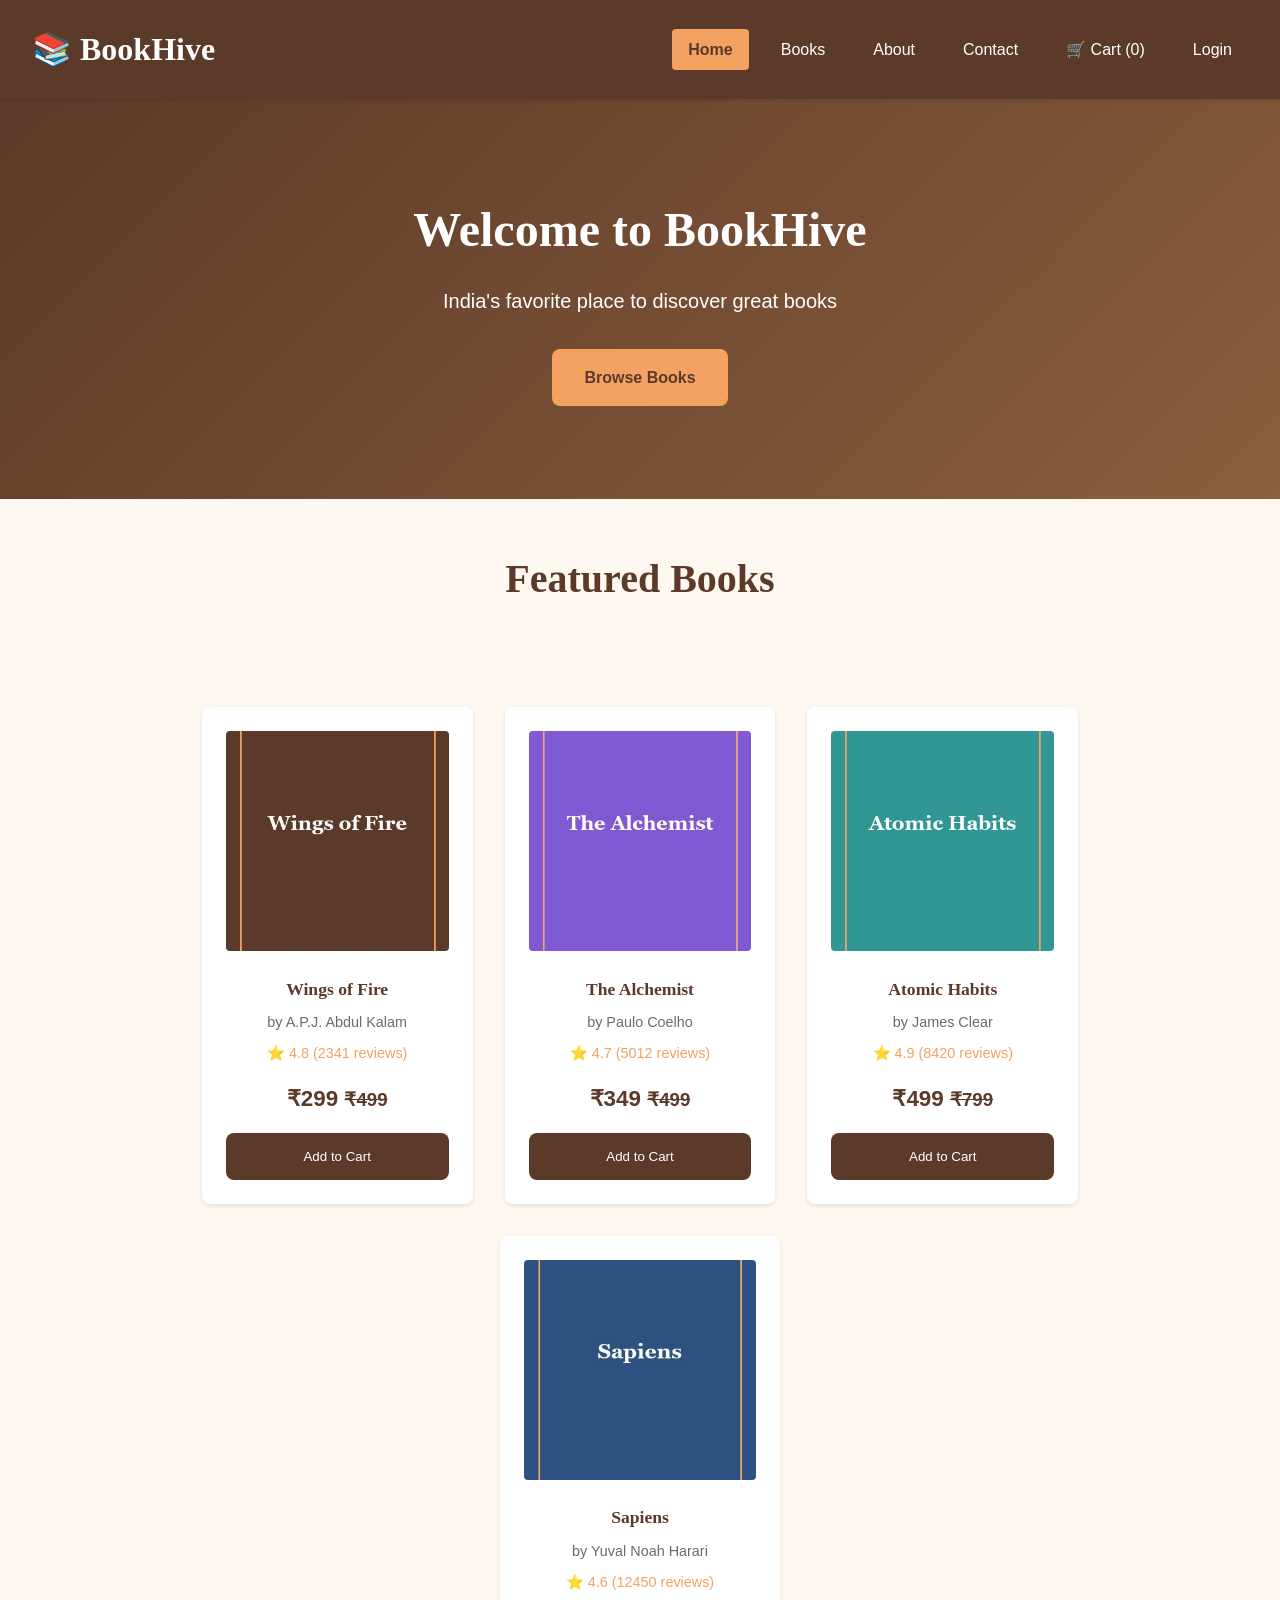
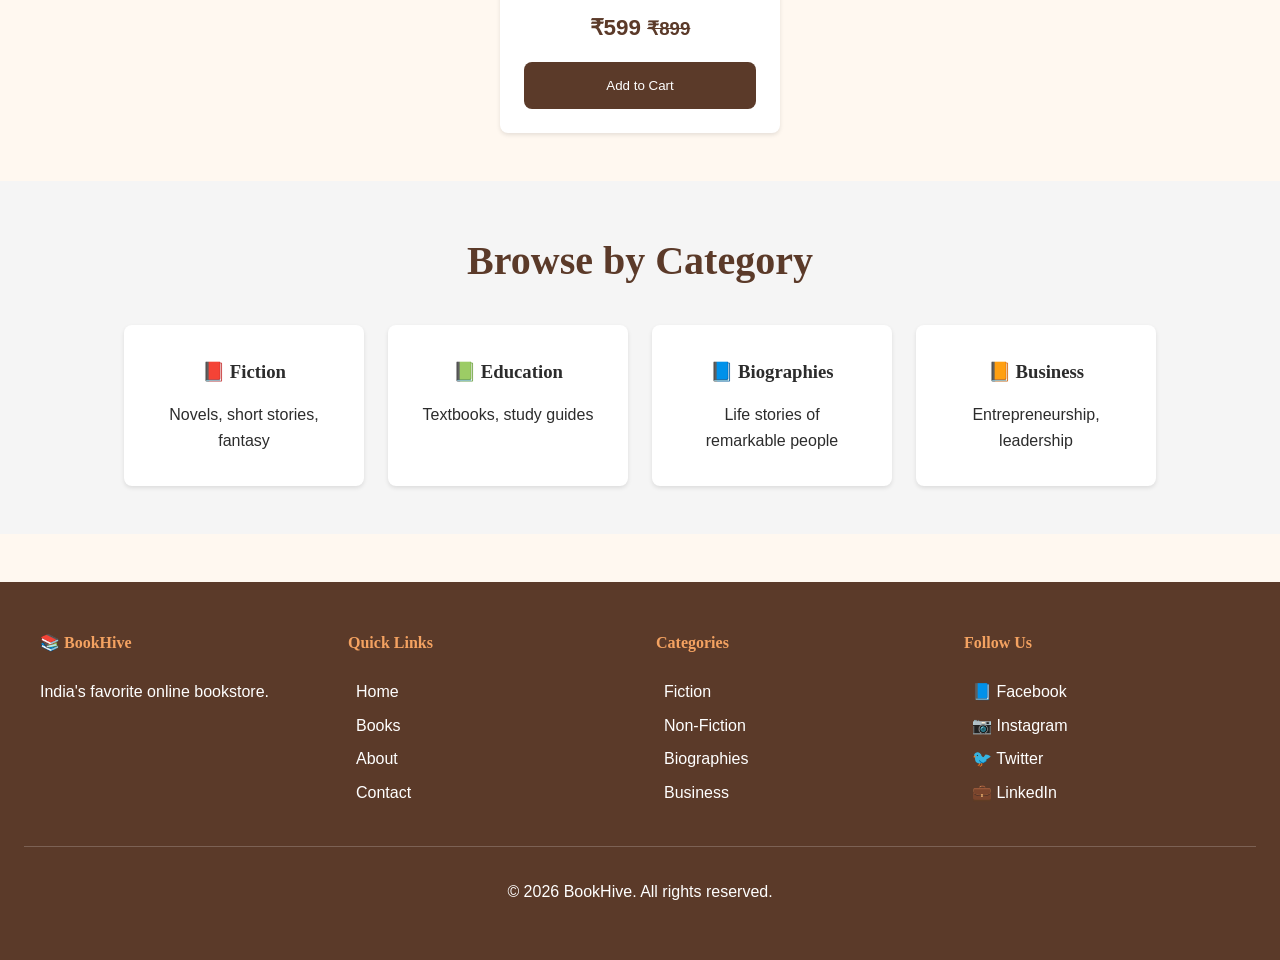
<file: index.html>
<!DOCTYPE html>
<html lang="en">
<head>
    <meta charset="UTF-8">
    <meta name="viewport" content="width=device-width, initial-scale=1.0">
 
    <!-- SEO meta tags -->
    <title>BookHive - India's Favorite Online Bookstore</title>
    <meta name="description" content="Buy books online at BookHive. Indian authors, bestsellers, fiction, education books. Free delivery across India.">
    <meta name="keywords" content="books, online bookstore, indian authors, buy books online">
 
    <!-- Open Graph for social media -->
    <meta property="og:title" content="BookHive - Online Bookstore">
    <meta property="og:description" content="India's favorite place to buy books online">
    <meta property="og:image" content="images/og-banner.jpg">
 
    <!-- Favicon -->
    <link rel="icon" href="images/favicon.ico">
    <link rel="stylesheet" href="css/style.css">
    <link rel="stylesheet" href="css/books.css">
    <link rel="stylesheet" href="css/responsive.css">
</head>
<body>
  
    <!-- HEADER WITH NAVIGATION -->
    <header>
        <h1>📚 BookHive</h1>
 
        <nav>
            <a href="index.html">Home</a>
            <a href="books.html">Books</a>
            <a href="about.html">About</a>
            <a href="contact.html">Contact</a>
            <a href="cart.html" id="cart-link">🛒 Cart (<span id="cart-count">0</span>)</a>
            <a href="login.html">Login</a>
        </nav>
    </header>
 
    <!-- MAIN CONTENT -->
    <main>
 
        <!-- HERO SECTION -->
        <section class="hero">
            <h2>Welcome to BookHive</h2>
            <p>India's favorite place to discover great books</p>
            <a href="books.html" class="btn">Browse Books</a>
        </section>
 
        <!-- FEATURED BOOKS SECTION -->
        <section class="featured">
            <h2>Featured Books</h2>
            <div class="book-grid">
                <article class="book-card">
                    <img src="images/books/wings-of-fire.jpg" alt="Wings of Fire">
                    <h3>Wings of Fire</h3>
                    <p class="author">A.P.J. Abdul Kalam</p>
                    <p class="price">₹299</p>
                    <button>Add to Cart</button>
                </article>
                <article class="book-card">
                    <img src="images/books/the-alchemist.jpg" alt="The Alchemist book cover">
                    <h3>The Alchemist</h3>
                    <p>by Paulo Coelho</p>
                    <p class="price">₹349</p>
                    <button>Add to Cart</button>
                </article>
 
                <article class="book-card">
                    <img src="images/books/atomic-habits.jpg" alt="Atomic Habits book cover">
                    <h3>Atomic Habits</h3>
                    <p>by James Clear</p>
                    <p class="price">₹499</p>
                    <button>Add to Cart</button>
                </article>
    
                <article class="book-card">
                    <img src="images/books/sapiens.jpg" alt="Sapiens book cover">
                    <h3>Sapiens</h3>
                    <p>by Yuval Noah Harari</p>
                    <p class="price">₹599</p>
                    <button>Add to Cart</button>
                </article>

            </div>
        </section>

        <!-- CATEGORIES SECTION -->
        <section class="categories">
            <h2>Browse by Category</h2>
            <div class="category-list-container">
                <div class="category">
                    <h3>📕 Fiction</h3>
                    <p>Novels, short stories, fantasy</p>
                </div>
    
                <div class="category">
                    <h3>📗 Education</h3>
                    <p>Textbooks, study guides</p>
                </div>
    
                <div class="category">
                    <h3>📘 Biographies</h3>
                    <p>Life stories of remarkable people</p>
                </div>
    
                <div class="category">
                    <h3>📙 Business</h3>
                    <p>Entrepreneurship, leadership</p>
                </div>
            </div>
        </section>
 
    </main>
 
    <!-- FOOTER -->
    <footer>
    <div class="footer-content">
 
        <div class="footer-column">
            <h4>📚 BookHive</h4>
            <p>India's favorite online bookstore.</p>
        </div>
 
        <div class="footer-column">
            <h4>Quick Links</h4>
            <ul>
                <li><a href="index.html">Home</a></li>
                <li><a href="books.html">Books</a></li>
                <li><a href="about.html">About</a></li>
                <li><a href="contact.html">Contact</a></li>
            </ul>
        </div>
 
        <div class="footer-column">
            <h4>Categories</h4>
            <ul>
                <li><a href="#">Fiction</a></li>
                <li><a href="#">Non-Fiction</a></li>
                <li><a href="#">Biographies</a></li>
                <li><a href="#">Business</a></li>
            </ul>
        </div>
 
        <div class="footer-column">
            <h4>Follow Us</h4>
            <ul>
                <li><a href="#">📘 Facebook</a></li>
                <li><a href="#">📷 Instagram</a></li>
                <li><a href="#">🐦 Twitter</a></li>
                <li><a href="#">💼 LinkedIn</a></li>
            </ul>
        </div>
    </div>
    <div class="footer-bottom">
        <p>&copy; 2026 BookHive. All rights reserved.</p>
    </div>
    </footer>
    <script src="js/books.js"></script>
    <script src="js/cart.js"></script>
    <script src="js/main.js"></script>
</body>
</html>
</file>
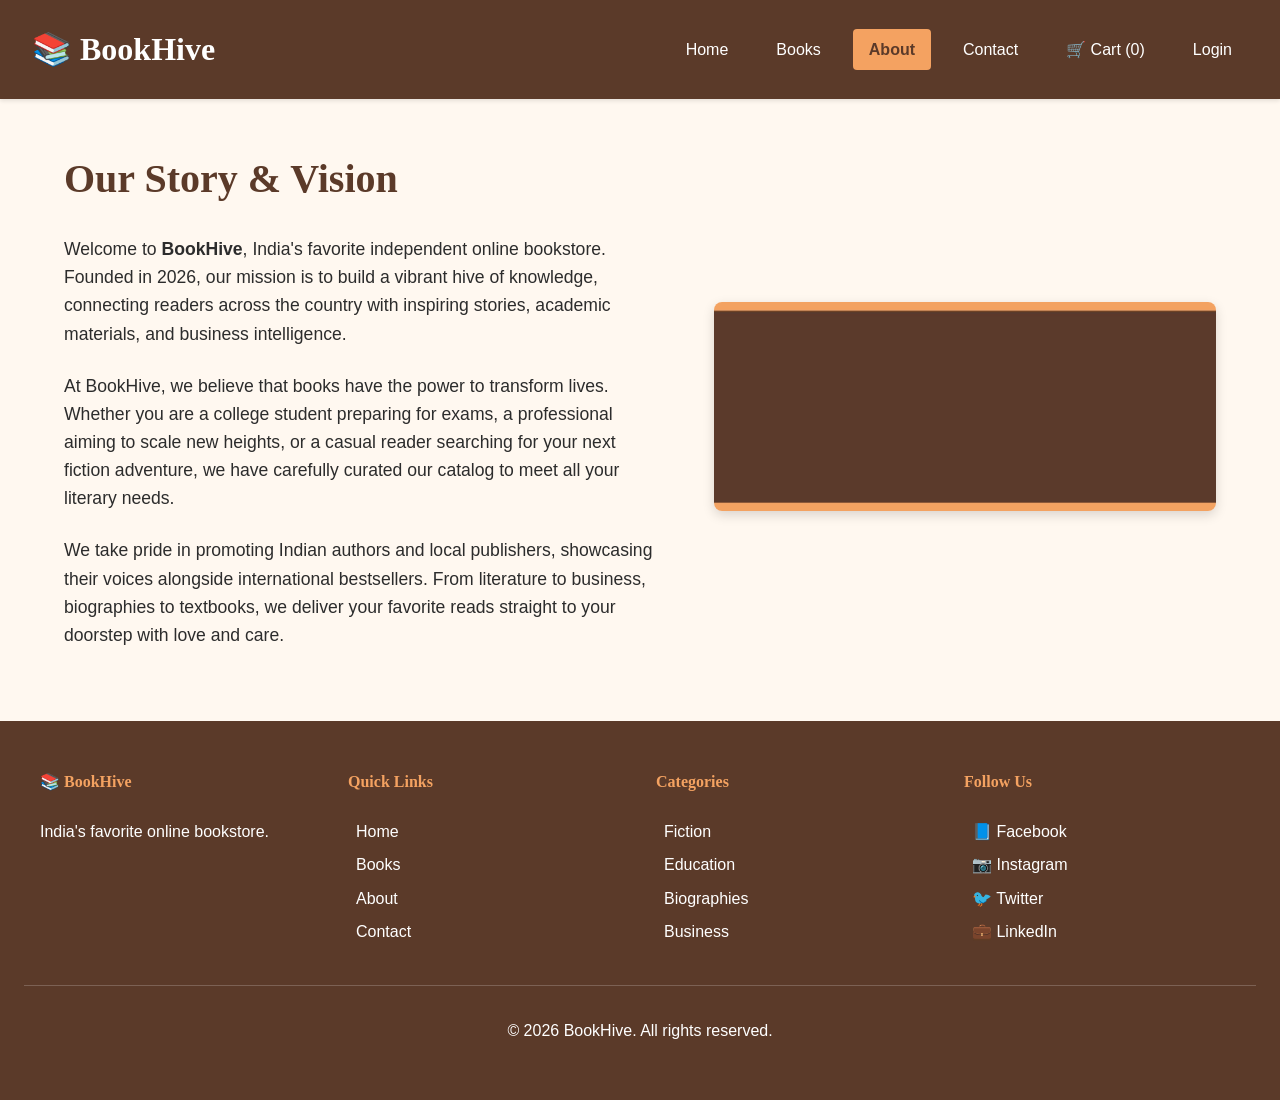
<file: about.html>
<!DOCTYPE html>
<html lang="en">
<head>
    <meta charset="UTF-8">
    <meta name="viewport" content="width=device-width, initial-scale=1.0">
    <title>About Us - BookHive</title>
    <link rel="icon" href="images/favicon.ico">
    <link rel="stylesheet" href="css/style.css">
    <link rel="stylesheet" href="css/books.css">
    <link rel="stylesheet" href="css/responsive.css">
</head>
<body>

    <header>
        <h1>📚 BookHive</h1>
        <nav>
            <a href="index.html">Home</a>
            <a href="books.html">Books</a>
            <a href="about.html">About</a>
            <a href="contact.html">Contact</a>
            <a href="cart.html">🛒 Cart (<span id="cart-count">0</span>)</a>
            <a href="login.html">Login</a>
        </nav>
    </header>

    <main>
        <section class="about-section">
            <div class="about-content">
                <div class="about-text">
                    <h2>Our Story & Vision</h2>
                    <p>Welcome to <strong>BookHive</strong>, India's favorite independent online bookstore. Founded in 2026, our mission is to build a vibrant hive of knowledge, connecting readers across the country with inspiring stories, academic materials, and business intelligence.</p>
                    <p>At BookHive, we believe that books have the power to transform lives. Whether you are a college student preparing for exams, a professional aiming to scale new heights, or a casual reader searching for your next fiction adventure, we have carefully curated our catalog to meet all your literary needs.</p>
                    <p>We take pride in promoting Indian authors and local publishers, showcasing their voices alongside international bestsellers. From literature to business, biographies to textbooks, we deliver your favorite reads straight to your doorstep with love and care.</p>
                </div>
                <div class="about-image">
                    <img src="images/hero-bg.jpg" alt="BookHive Cozy Library Store" onerror="this.src='https://images.unsplash.com/photo-1521587760476-6c12a4b040da?auto=format&fit=crop&q=80&w=800'">
                </div>
            </div>
        </section>
    </main>

    <footer>
    <div class="footer-content">
        <div class="footer-column">
            <h4>📚 BookHive</h4>
            <p>India's favorite online bookstore.</p>
        </div>

        <div class="footer-column">
            <h4>Quick Links</h4>
            <ul>
                <li><a href="index.html">Home</a></li>
                <li><a href="books.html">Books</a></li>
                <li><a href="about.html">About</a></li>
                <li><a href="contact.html">Contact</a></li>
            </ul>
        </div>

        <div class="footer-column">
            <h4>Categories</h4>
            <ul>
                <li><a href="books.html?category=fiction">Fiction</a></li>
                <li><a href="books.html?category=education">Education</a></li>
                <li><a href="books.html?category=biography">Biographies</a></li>
                <li><a href="books.html?category=business">Business</a></li>
            </ul>
        </div>

        <div class="footer-column">
            <h4>Follow Us</h4>
            <ul>
                <li><a href="#">📘 Facebook</a></li>
                <li><a href="#">📷 Instagram</a></li>
                <li><a href="#">🐦 Twitter</a></li>
                <li><a href="#">💼 LinkedIn</a></li>
            </ul>
        </div>
    </div>
    <div class="footer-bottom">
        <p>&copy; 2026 BookHive. All rights reserved.</p>
    </div>
    </footer>

    <script src="js/books.js"></script>
    <script src="js/cart.js"></script>
    <script src="js/main.js"></script>
</body>
</html>
</file>
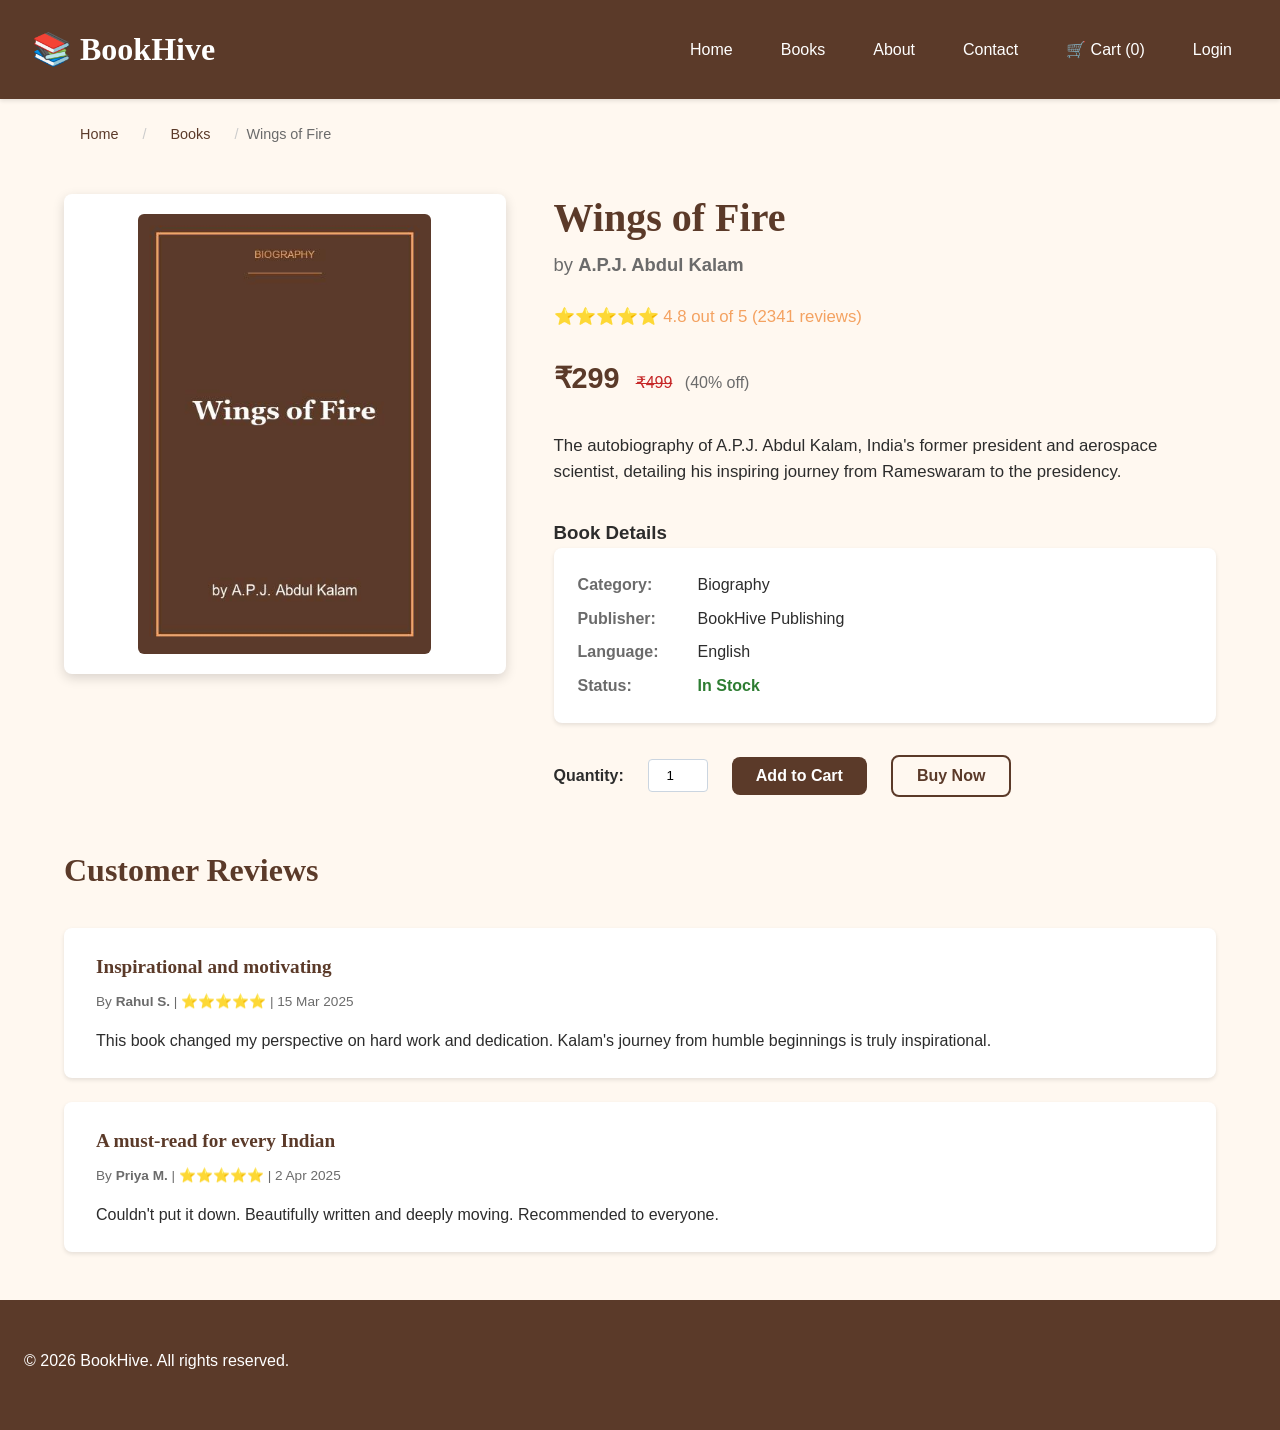
<file: book.html>
<!DOCTYPE html>
<html lang="en">
<head>
    <meta charset="UTF-8">
    <meta name="viewport" content="width=device-width, initial-scale=1.0">
    <title>Wings of Fire - BookHive</title>
        <link rel="icon" href="images/favicon.ico">
    <link rel="stylesheet" href="css/style.css">
    <link rel="stylesheet" href="css/books.css">
    <link rel="stylesheet" href="css/responsive.css">
</head>
<body>
 
    <header>
        <h1>📚 BookHive</h1>
        <nav>
            <a href="index.html">Home</a>
            <a href="books.html">Books</a>
            <a href="about.html">About</a>
            <a href="contact.html">Contact</a>
            <a href="cart.html" id="cart-link">🛒 Cart (<span id="cart-count">0</span>)</a>
            <a href="login.html">Login</a>
        </nav>
    </header>
 
    <main>
        <!-- Breadcrumb navigation using a list -->
        <nav class="breadcrumb">
            <ol>
                <li><a href="index.html">Home</a></li>
                <li><a href="books.html">Books</a></li>
                <li>Wings of Fire</li>
            </ol>
        </nav>
 
        <article class="book-detail">
 
            <div class="book-image">
                <img src="images/books/wings-of-fire.jpg" alt="Wings of Fire book cover">
            </div>
 
            <div class="book-info">
                <h2>Wings of Fire</h2>
                <p class="author">by <strong>A.P.J. Abdul Kalam</strong></p>
 
                <div class="rating">
                    ⭐⭐⭐⭐⭐ 4.8 out of 5 (2,341 reviews)
                </div>
 
                <p class="price">₹299 <small><s>₹499</s> (40% off)</small></p>
 
                <p class="description">
                    Wings of Fire is the autobiography of A.P.J. Abdul Kalam, India's
                    11th president and a renowned aerospace scientist. The book traces
                    his journey from a small town in Tamil Nadu to becoming one of
                    India's most beloved figures.
                </p>
 
                <!-- Book details using a description list -->
                <h3>Book Details</h3>
                <dl class="book-details">
                    <dt>Publisher:</dt>
                    <dd>Universities Press</dd>
 
                    <dt>Language:</dt>
                    <dd>English</dd>
 
                    <dt>Pages:</dt>
                    <dd>180</dd>
 
                    <dt>ISBN:</dt>
                    <dd>9788173711466</dd>
 
                    <dt>Format:</dt>
                    <dd>Paperback</dd>
                </dl>
 
                <!-- Quantity and add to cart -->
                <div class="purchase-actions">
                    <label for="quantity">Quantity:</label>
                    <input type="number" id="quantity" value="1" min="1" max="10">
                    <button class="btn-primary">Add to Cart</button>
                    <button class="btn-secondary">Buy Now</button>
                </div>
            </div>
        </article>
 
        <!-- Reviews section -->
        <section class="reviews">
            <h3>Customer Reviews</h3>
 
            <article class="review">
                <h4>Inspirational and motivating</h4>
                <p class="reviewer">By <strong>Rahul S.</strong> | ⭐⭐⭐⭐⭐ | 15 Mar 2025</p>
                <p>This book changed my perspective on hard work and dedication. Kalam's
                journey from humble beginnings is truly inspirational.</p>
            </article>
 
            <article class="review">
                <h4>A must-read for every Indian</h4>
                <p class="reviewer">By <strong>Priya M.</strong> | ⭐⭐⭐⭐⭐ | 2 Apr 2025</p>
                <p>Couldn't put it down. Beautifully written and deeply moving.
                Recommended to everyone.</p>
            </article>
        </section>
 
    </main>
 
    <footer>
        <p>&copy; 2026 BookHive. All rights reserved.</p>
    </footer>
 
    <script src="js/books.js"></script>
    <script src="js/cart.js"></script>
    <script src="js/main.js"></script>
</body>
</html>
</file>
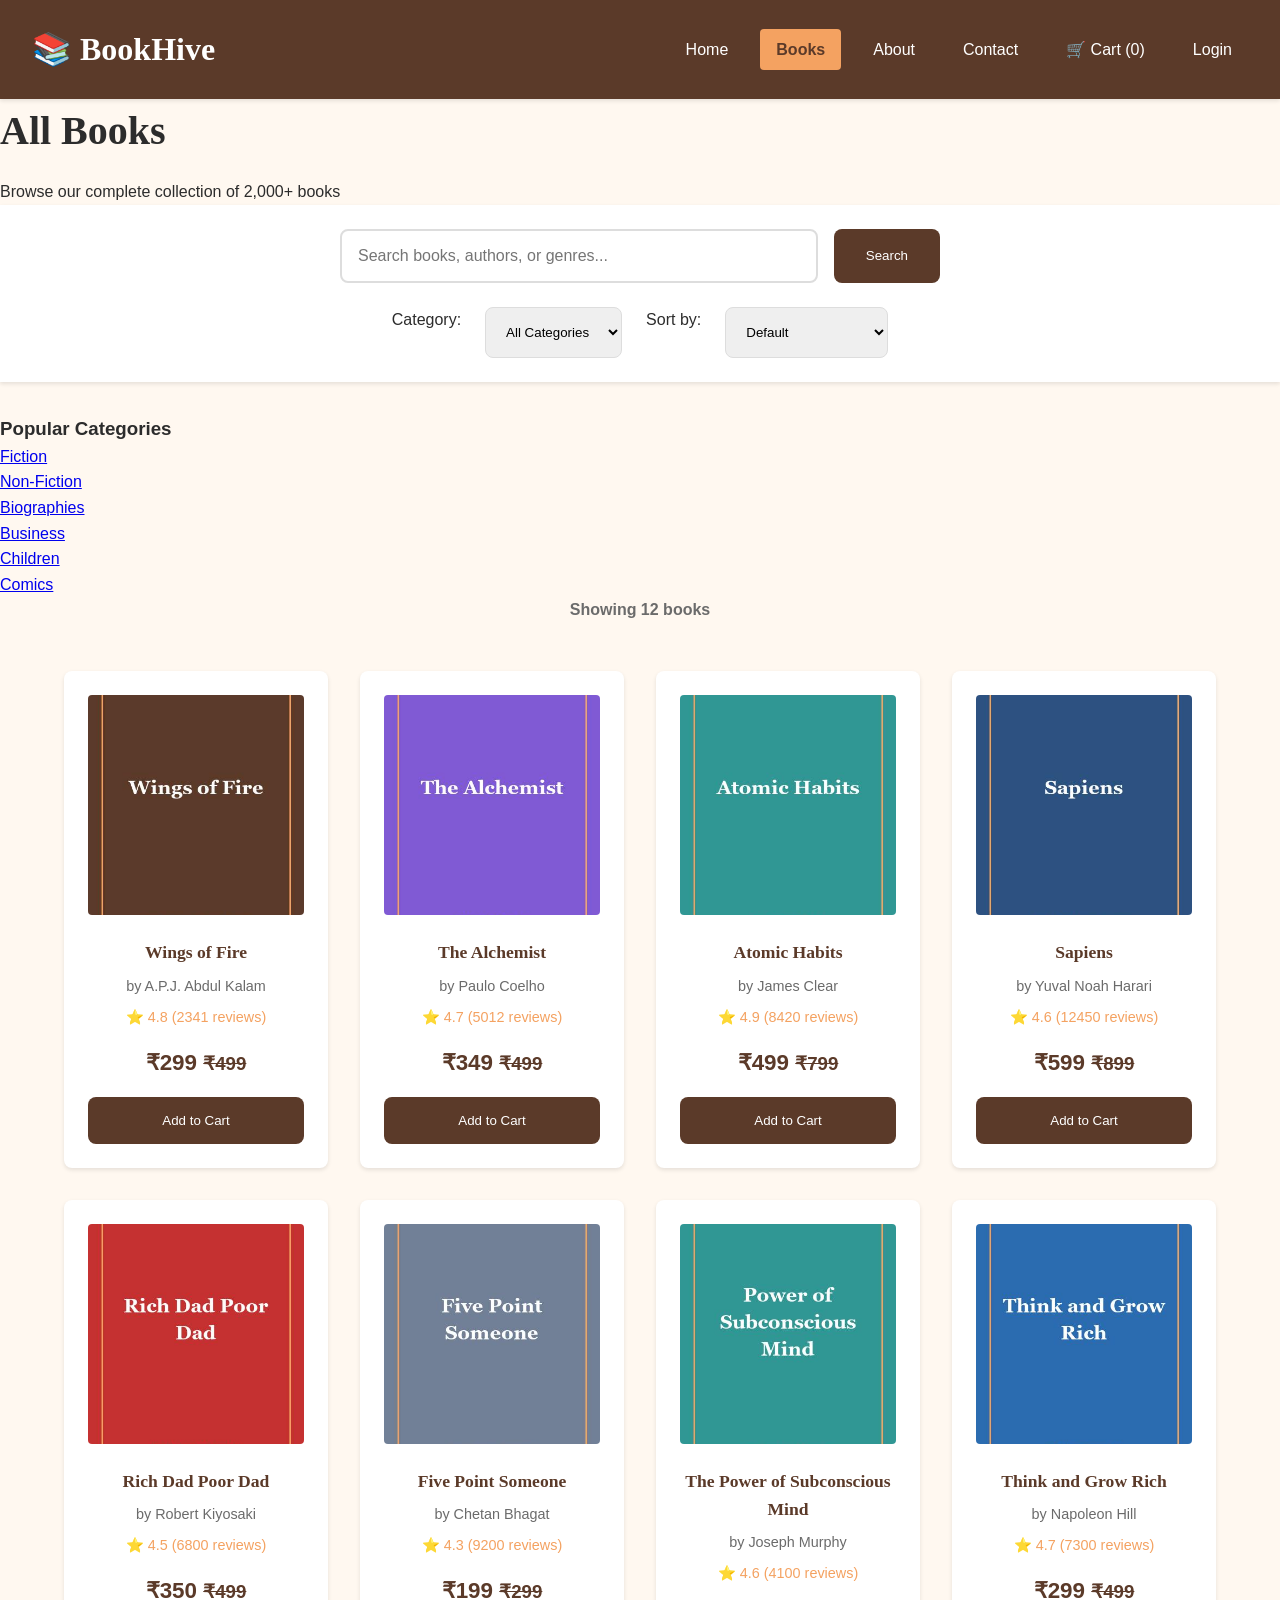
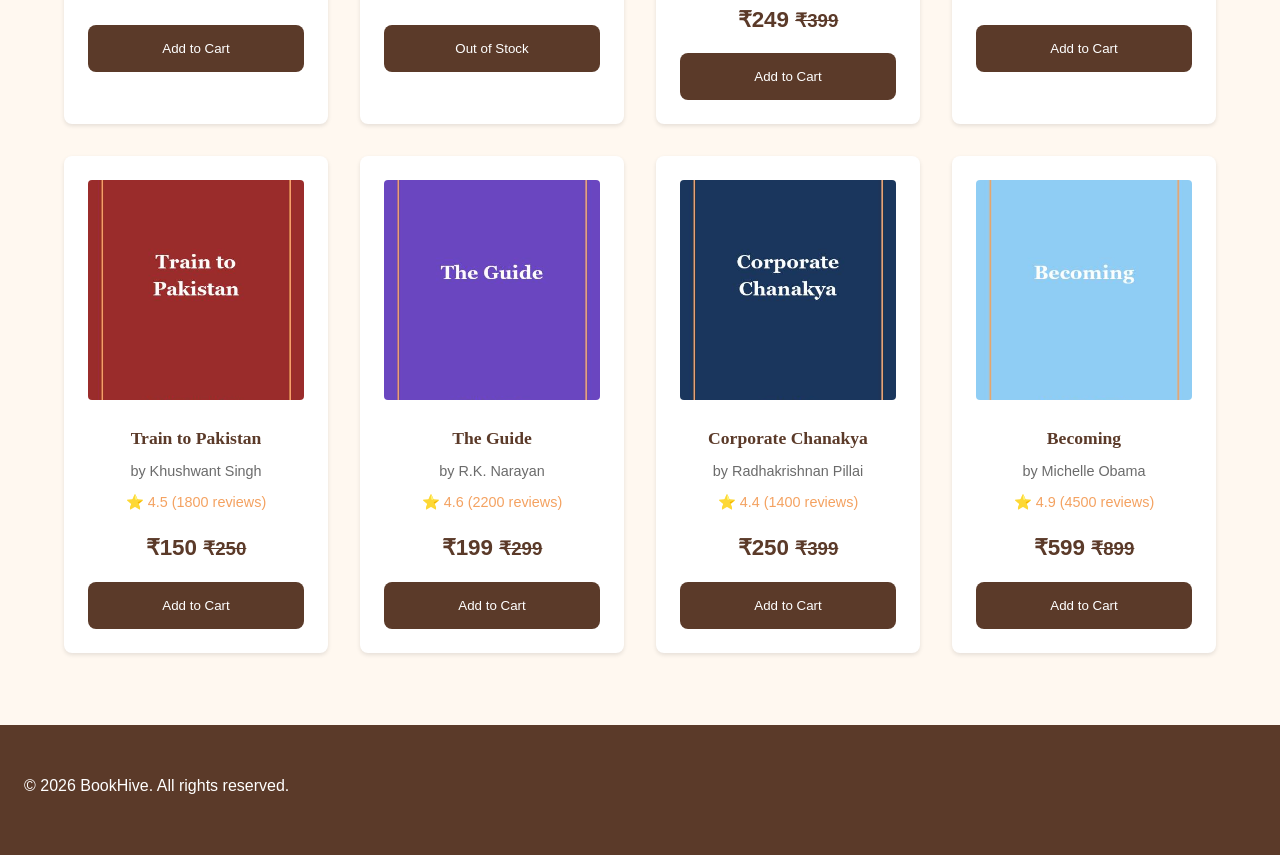
<file: books.html>
<!DOCTYPE html>
<html lang="en">
<head>
    <meta charset="UTF-8">
    <meta name="viewport" content="width=device-width, initial-scale=1.0">
    <title>All Books - BookHive</title>
    <link rel="stylesheet" href="css/style.css">
    <link rel="stylesheet" href="css/books.css">
    <link rel="stylesheet" href="css/responsive.css">

</head>
<body>
 
    <header>
        <h1>📚 BookHive</h1>
        <nav>
            <a href="index.html">Home</a>
            <a href="books.html">Books</a>
            <a href="about.html">About</a>
            <a href="contact.html">Contact</a>
            <a href="cart.html" id="cart-link">🛒 Cart (<span id="cart-count">0</span>)</a>
            <a href="login.html">Login</a>
        </nav>
    </header>
 
    <main>
 
        <!-- PAGE TITLE -->
        <section class="page-header">
            <h2>All Books</h2>
            <p>Browse our complete collection of 2,000+ books</p>
        </section>
 
        <!-- SEARCH AND FILTERS -->
        <section class="filters">
            <div class="search-box">
                <input
                    type="search"
                    id="search-input"
                    placeholder="Search books, authors, or genres..."
                >
                <button type="button">Search</button>
            </div>
 
            <div class="filter-controls">
                <label for="category-filter">Category:</label>
                <select id="category-filter">
                    <option value="all">All Categories</option>
                    <option value="fiction">Fiction</option>
                    <option value="education">Education</option>
                    <option value="biography">Biographies</option>
                    <option value="business">Business</option>
                </select>
 
                <label for="sort">Sort by:</label>
                <select id="sort">
                    <option value="default">Default</option>
                    <option value="price-low">Price: Low to High</option>
                    <option value="price-high">Price: High to Low</option>
                    <option value="rating">Rating</option>
                </select>
            </div>
        </section>
 
        <!-- POPULAR CATEGORIES (using unordered list) -->
        <section class="categories-quick">
            <h3>Popular Categories</h3>
            <ul class="category-list">
                <li><a href="#fiction">Fiction</a></li>
                <li><a href="#nonfiction">Non-Fiction</a></li>
                <li><a href="#biography">Biographies</a></li>
                <li><a href="#business">Business</a></li>
                <li><a href="#children">Children</a></li>
                <li><a href="#comics">Comics</a></li>
            </ul>
        </section>
 
        <!-- BOOKS GRID -->
        <section class="books-grid" id="books-container">
 
            <article class="book-card">
                <img src="images/books/wings-of-fire.jpg" alt="Wings of Fire" loading="lazy">
                <h3>Wings of Fire</h3>
                <p class="author">A.P.J. Abdul Kalam</p>
                <p class="rating">⭐ 4.8 (2,341 reviews)</p>
                <p class="price">₹299</p>
                <button class="add-to-cart" data-id="1">Add to Cart</button>
            </article>
 
            <article class="book-card">
                <img src="images/books/the-alchemist.jpg" alt="The Alchemist" loading="lazy">
                <h3>The Alchemist</h3>
                <p class="author">Paulo Coelho</p>
                <p class="rating">⭐ 4.7 (5,012 reviews)</p>
                <p class="price">₹349</p>
                <button class="add-to-cart" data-id="2">Add to Cart</button>
            </article>
 
            <article class="book-card">
                <img src="images/books/atomic-habits.jpg" alt="Atomic Habits" loading="lazy">
                <h3>Atomic Habits</h3>
                <p class="author">James Clear</p>
                <p class="rating">⭐ 4.9 (8,420 reviews)</p>
                <p class="price">₹499</p>
                <button class="add-to-cart" data-id="3">Add to Cart</button>
            </article>
 
            <!-- Add 9-12 more book cards following the same pattern -->
 
        </section>
 
    </main>
 
    <footer>
        <p>&copy; 2026 BookHive. All rights reserved.</p>
    </footer>
 
    <script src="js/books.js"></script>
    <script src="js/cart.js"></script>
    <script src="js/main.js"></script>
    <script src="js/search.js"></script>
</body>
</html>
</file>
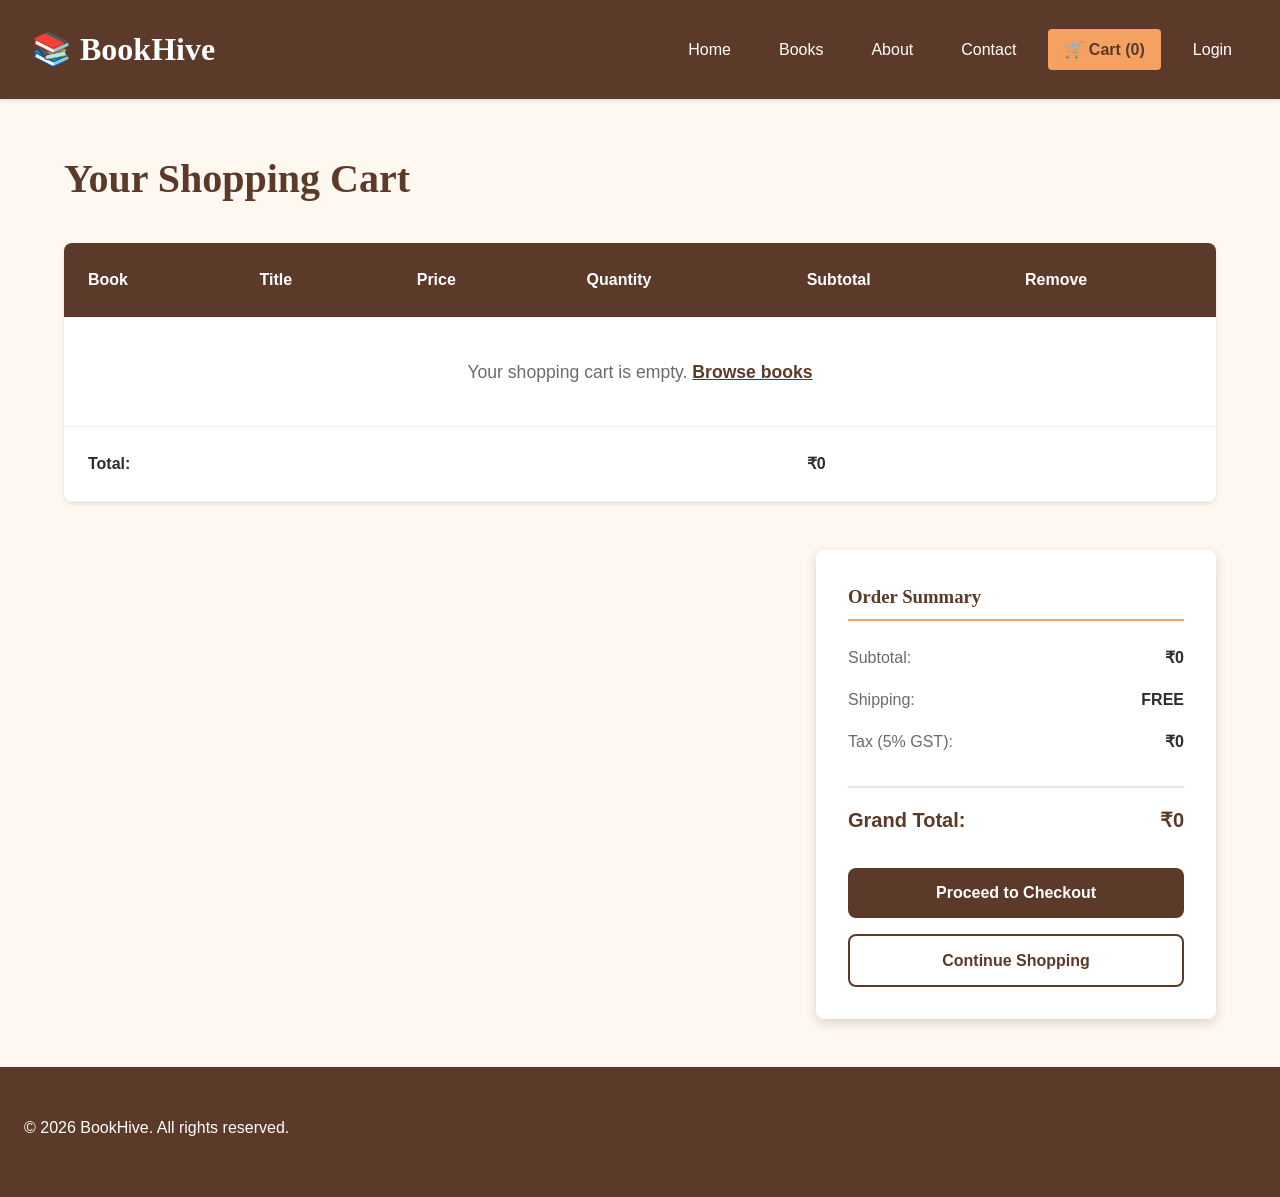
<file: cart.html>
<!DOCTYPE html>
<html lang="en">
<head>
    <meta charset="UTF-8">
    <meta name="viewport" content="width=device-width, initial-scale=1.0">
    <title>Your Cart - BookHive</title>
    <link rel="stylesheet" href="css/style.css">
    <link rel="stylesheet" href="css/books.css">
    <link rel="stylesheet" href="css/responsive.css">    
</head>
<body>
 
    <header>
        <h1>📚 BookHive</h1>
        <nav>
            <a href="index.html">Home</a>
            <a href="books.html">Books</a>
            <a href="about.html">About</a>
            <a href="contact.html">Contact</a>
            <a href="cart.html" id="cart-link">🛒 Cart (<span id="cart-count">0</span>)</a>
            <a href="login.html">Login</a>
        </nav>
    </header>
 
    <main>
        <section class="cart-section">
            <h2>Your Shopping Cart</h2>
 
            <!-- Table for cart items -->
            <table class="cart-table">
                <thead>
                    <tr>
                        <th>Book</th>
                        <th>Title</th>
                        <th>Price</th>
                        <th>Quantity</th>
                        <th>Subtotal</th>
                        <th>Remove</th>
                    </tr>
                </thead>
                <tbody id="cart-items">
                    <tr>
                        <td>
                            <img src="images/books/wings-of-fire.jpg" alt="" width="60">
                        </td>
                        <td>
                            <strong>Wings of Fire</strong><br>
                            <small>A.P.J. Abdul Kalam</small>
                        </td>
                        <td>₹299</td>
                        <td>
                            <input type="number" value="1" min="1" max="10" class="qty-input">
                        </td>
                        <td>₹299</td>
                        <td>
                            <button class="remove-btn">❌</button>
                        </td>
                    </tr>
                    <tr>
                        <td>
                            <img src="images/books/the-alchemist.jpg" alt="" width="60">
                        </td>
                        <td>
                            <strong>The Alchemist</strong><br>
                            <small>Paulo Coelho</small>
                        </td>
                        <td>₹349</td>
                        <td>
                            <input type="number" value="2" min="1" max="10" class="qty-input">
                        </td>
                        <td>₹698</td>
                        <td>
                            <button class="remove-btn">❌</button>
                        </td>
                    </tr>
                </tbody>
                <tfoot>
                    <tr>
                        <td colspan="4"><strong>Total:</strong></td>
                        <td colspan="2"><strong id="cart-total">₹997</strong></td>
                    </tr>
                </tfoot>
            </table>
 
            <!-- Order summary -->
            <section class="order-summary">
                <h3>Order Summary</h3>
                <dl>
                    <dt>Subtotal:</dt>
                    <dd id="summary-subtotal">₹0</dd>

                    <dt>Shipping:</dt>
                    <dd>FREE</dd>

                    <dt>Tax (5% GST):</dt>
                    <dd id="summary-tax">₹0</dd>

                    <dt class="grand-total"><strong>Grand Total:</strong></dt>
                    <dd id="summary-total" class="grand-total"><strong>₹0</strong></dd>
                </dl>
 
                <a href="#" class="btn-primary">Proceed to Checkout</a>
                <a href="books.html" class="btn-secondary">Continue Shopping</a>
            </section>
        </section>
    </main>
 
    <footer>
        <p>&copy; 2026 BookHive. All rights reserved.</p>
    </footer>
 
    <script src="js/books.js"></script>
    <script src="js/cart.js"></script>
    <script src="js/main.js"></script>
    <script src="js/cart-page.js"></script>
</body>
</html>
</file>
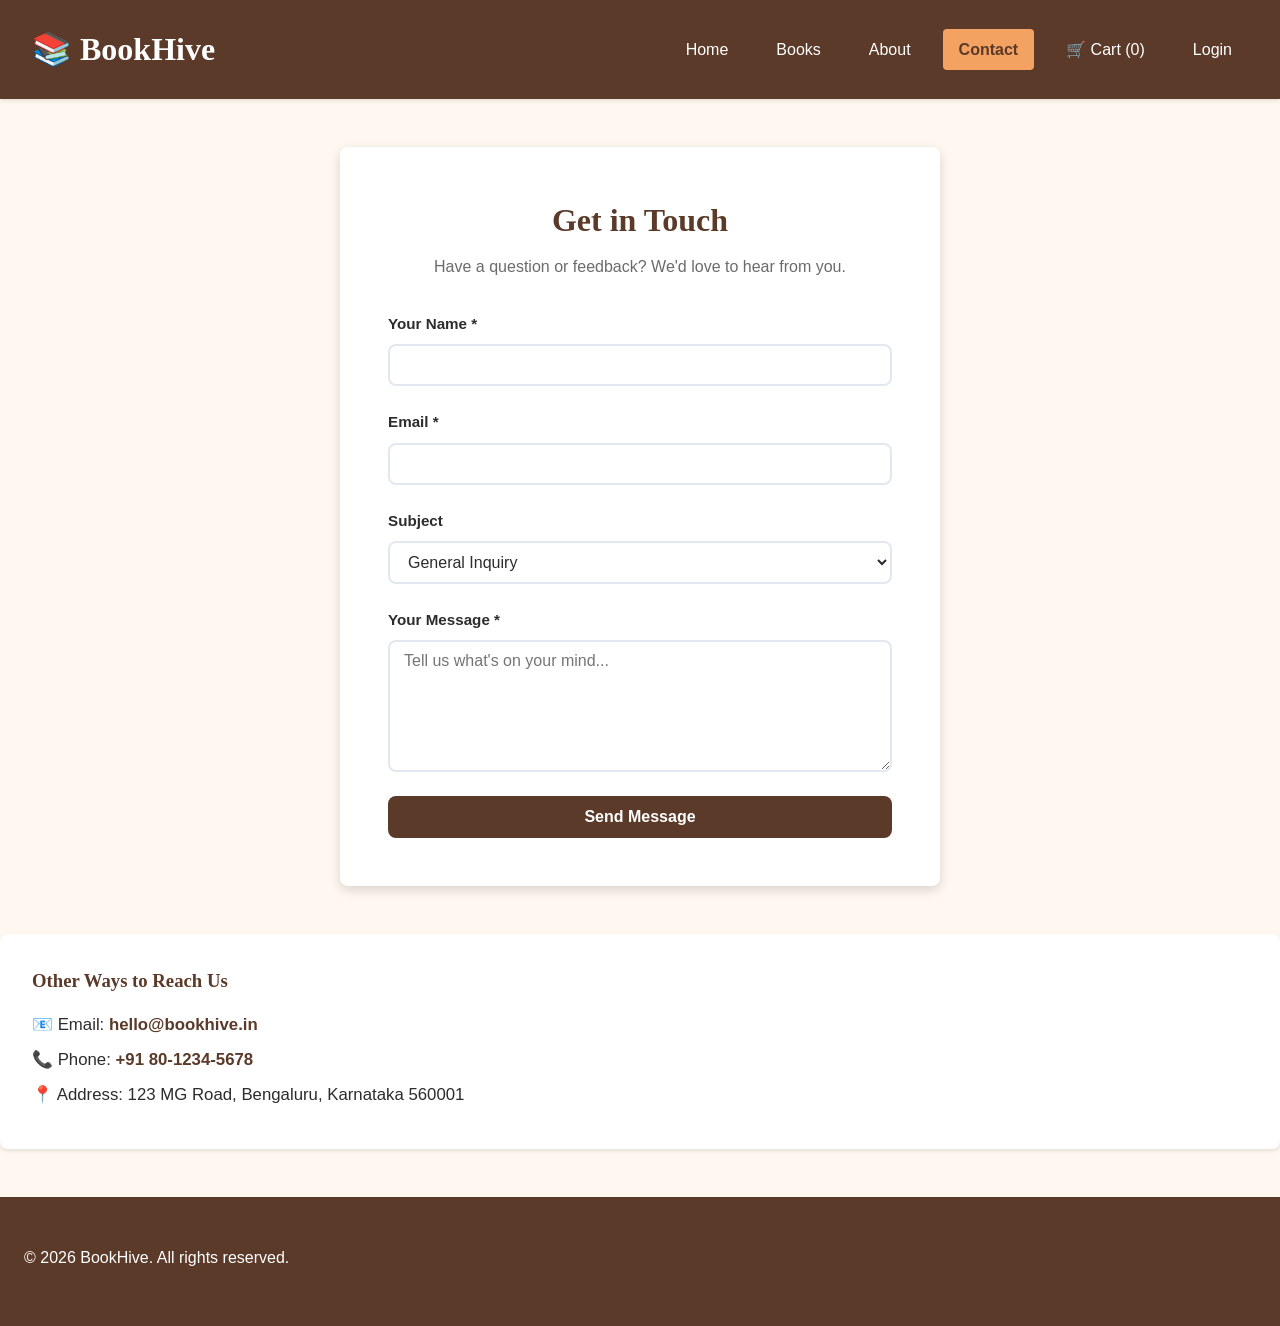
<file: contact.html>
<!DOCTYPE html>
<html lang="en">
<head>
    <meta charset="UTF-8">
    <meta name="viewport" content="width=device-width, initial-scale=1.0">
    <title>Contact Us - BookHive</title>
    <link rel="stylesheet" href="css/style.css">
    <link rel="stylesheet" href="css/books.css">
    <link rel="stylesheet" href="css/responsive.css">
</head>
<body>
 
    <header>
        <h1>📚 BookHive</h1>
        <nav>
            <a href="index.html">Home</a>
            <a href="books.html">Books</a>
            <a href="about.html">About</a>
            <a href="contact.html">Contact</a>
            <a href="cart.html" id="cart-link">🛒 Cart (<span id="cart-count">0</span>)</a>
            <a href="login.html">Login</a>
        </nav>
    </header>
 
    <main>
        <section class="contact-section">
            <h2>Get in Touch</h2>
            <p>Have a question or feedback? We'd love to hear from you.</p>
 
            <form action="#" method="POST" class="contact-form">
 
                <div class="form-group">
                    <label for="name">Your Name *</label>
                    <input type="text" id="name" name="name" required>
                </div>
 
                <div class="form-group">
                    <label for="email">Email *</label>
                    <input type="email" id="email" name="email" required>
                </div>
 
                <div class="form-group">
                    <label for="subject">Subject</label>
                    <select id="subject" name="subject">
                        <option value="general">General Inquiry</option>
                        <option value="order">Order Issue</option>
                        <option value="suggestion">Book Suggestion</option>
                        <option value="partnership">Partnership</option>
                    </select>
                </div>
 
                <div class="form-group">
                    <label for="message">Your Message *</label>
                    <textarea
                        id="message"
                        name="message"
                        rows="6"
                        placeholder="Tell us what's on your mind..."
                        required
                    ></textarea>
                </div>
 
                <button type="submit" class="btn-primary">Send Message</button>
            </form>
        </section>
 
        <section class="contact-info">
            <h3>Other Ways to Reach Us</h3>
            <p>📧 Email: <a href="mailto:hello@bookhive.in">hello@bookhive.in</a></p>
            <p>📞 Phone: <a href="tel:+918012345678">+91 80-1234-5678</a></p>
            <p>📍 Address: 123 MG Road, Bengaluru, Karnataka 560001</p>
        </section>
    </main>
 
    <footer>
        <p>&copy; 2026 BookHive. All rights reserved.</p>
    </footer>
 
    <script src="js/books.js"></script>
    <script src="js/cart.js"></script>
    <script src="js/main.js"></script>
    <script src="js/contact.js"></script>
</body>
</html>
</file>
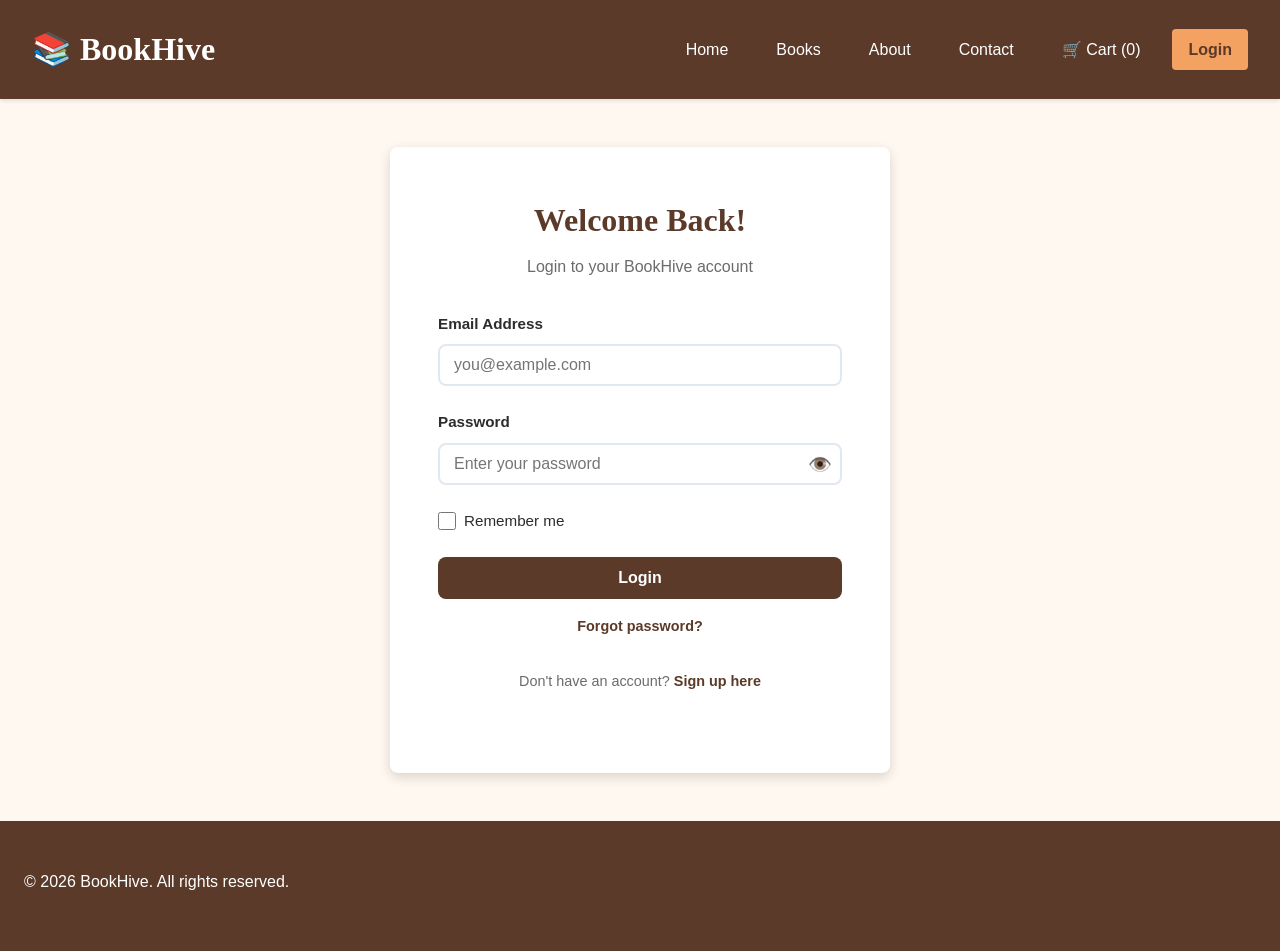
<file: login.html>
<!DOCTYPE html>
<html lang="en">
<head>
    <meta charset="UTF-8">
    <meta name="viewport" content="width=device-width, initial-scale=1.0">
    <title>Login - BookHive</title>
    <link rel="stylesheet" href="css/style.css">
    <link rel="stylesheet" href="css/books.css">
    <link rel="stylesheet" href="css/responsive.css">
</head>
<body>
 
    <!-- Same header as home page -->
    <header>
        <h1>📚 BookHive</h1>
        <nav>
            <a href="index.html">Home</a>
            <a href="books.html">Books</a>
            <a href="about.html">About</a>
            <a href="contact.html">Contact</a>
            <a href="cart.html" id="cart-link">🛒 Cart (<span id="cart-count">0</span>)</a>
            <a href="login.html">Login</a>
        </nav>
    </header>
 
    <main>
        <section class="form-section">
            <h2>Welcome Back!</h2>
            <p>Login to your BookHive account</p>
 
            <form action="#" method="POST" class="login-form">
 
                <!-- Email field -->
                <div class="form-group">
                    <label for="email">Email Address</label>
                    <input
                        type="email"
                        id="email"
                        name="email"
                        placeholder="you@example.com"
                        required
                    >
                </div>
 
                <div class="form-group">
                    <label for="password">Password</label>
                    <div class="password-wrapper">
                        <input
                            type="password"
                            id="password"
                            name="password"
                            placeholder="Enter your password"
                            minlength="6"
                            required
                        >
                        <button type="button" id="toggle-password" class="toggle-btn">👁️</button>
                    </div>
                </div>
 
                <!-- Remember me checkbox -->
                <div class="form-group checkbox-group">
                    <input type="checkbox" id="remember" name="remember">
                    <label for="remember">Remember me</label>
                </div>
 
                <!-- Submit button -->
                <button type="submit" class="btn-primary">Login</button>
 
                <!-- Forgot password link -->
                <p class="form-link">
                    <a href="#">Forgot password?</a>
                </p>
 
                <!-- Link to signup -->
                <p class="form-link">
                    Don't have an account?
                    <a href="signup.html">Sign up here</a>
                </p>
            </form>
        </section>
    </main>
 
    <footer>
        <p>&copy; 2026 BookHive. All rights reserved.</p>
    </footer>
 
    <script src="js/books.js"></script>
    <script src="js/cart.js"></script>
    <script src="js/main.js"></script>
    <script src="js/login.js"></script>
</body>
</html>
</file>
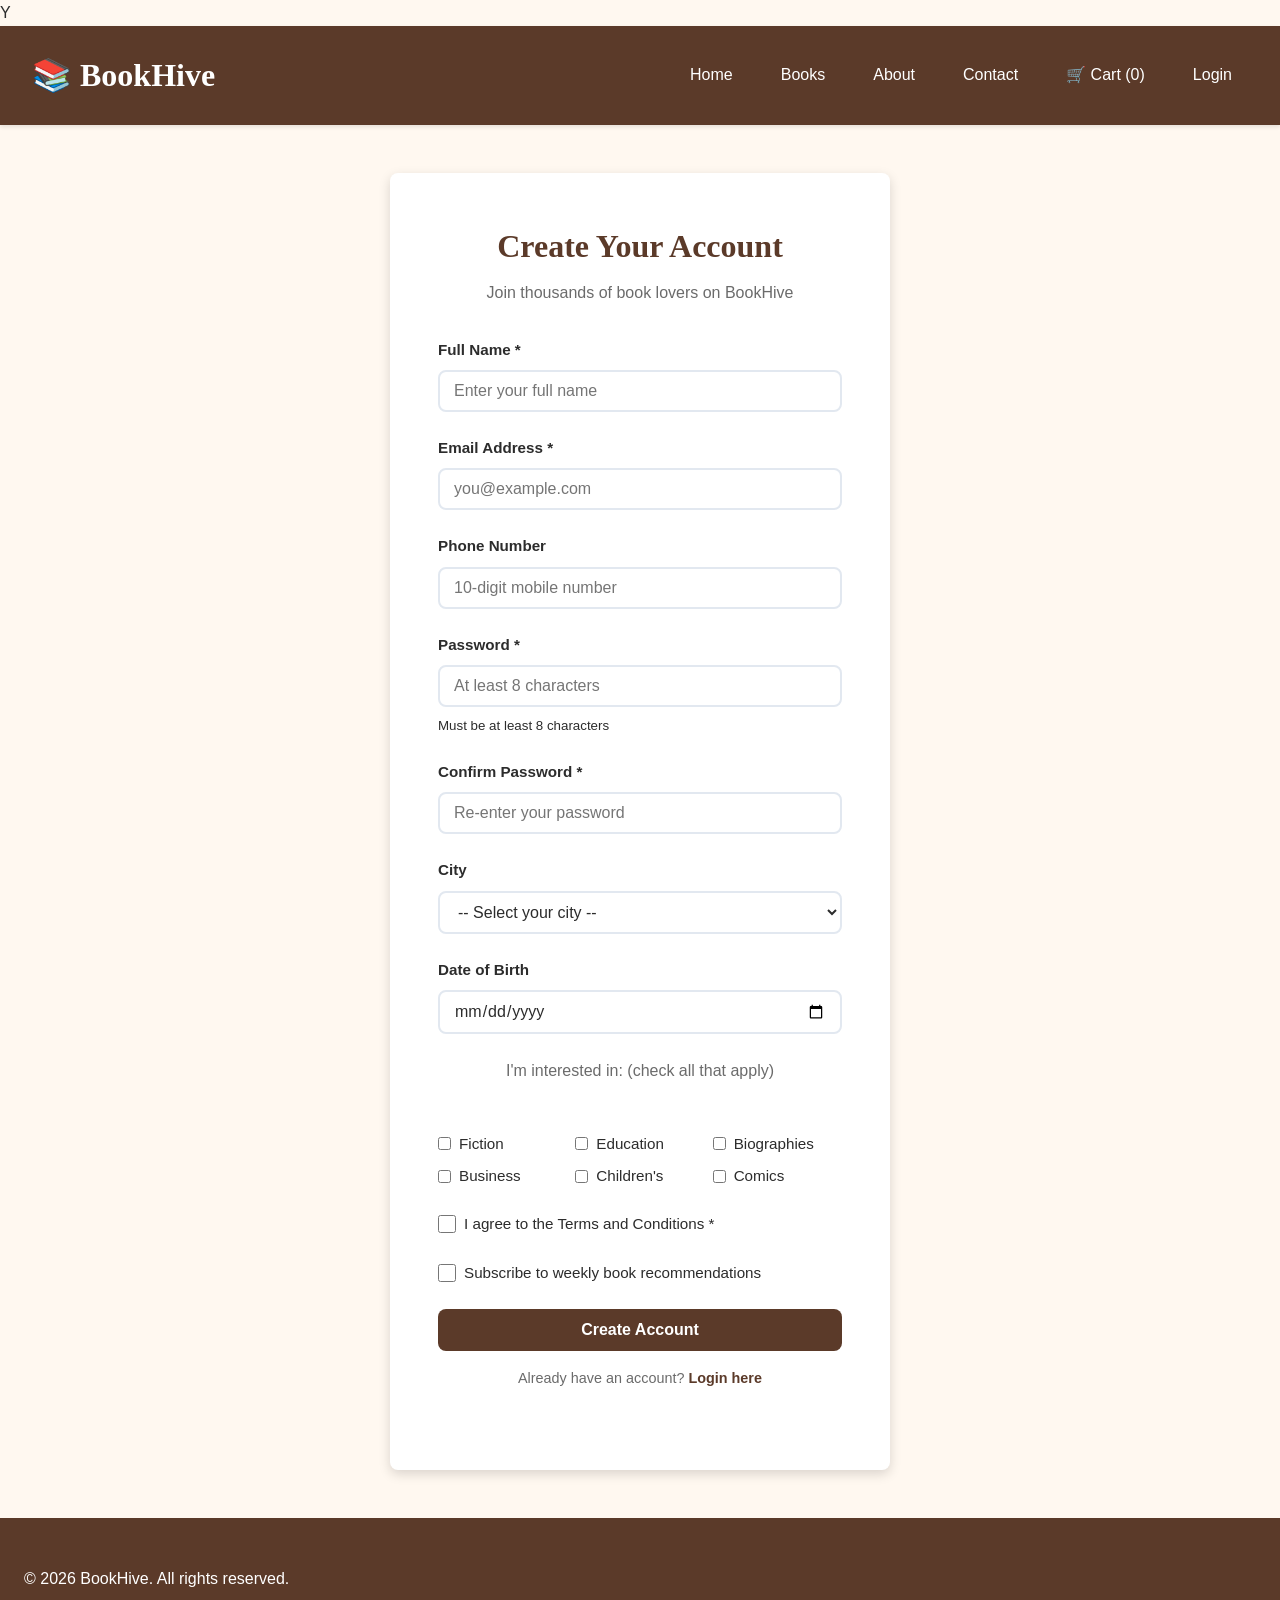
<file: signup.html>
<!DOCTYPE html>
<html lang="en">
<head>
    <meta charset="UTF-8">
    <meta name="viewport" content="width=device-width, initial-scale=1.0">
    <title>Sign Up - BookHive</title>Y
    <link rel="stylesheet" href="css/style.css">
    <link rel="stylesheet" href="css/books.css">
    <link rel="stylesheet" href="css/responsive.css">
</head>
<body>
 
    <header>
        <h1>📚 BookHive</h1>
        <nav>
            <a href="index.html">Home</a>
            <a href="books.html">Books</a>
            <a href="about.html">About</a>
            <a href="contact.html">Contact</a>
            <a href="cart.html" id="cart-link">🛒 Cart (<span id="cart-count">0</span>)</a>
            <a href="login.html">Login</a>
        </nav>
    </header>
 
    <main>
        <section class="form-section">
            <h2>Create Your Account</h2>
            <p>Join thousands of book lovers on BookHive</p>
 
            <form action="#" method="POST" class="signup-form">
 
                <div class="form-group">
                    <label for="fullname">Full Name *</label>
                    <input
                        type="text"
                        id="fullname"
                        name="fullname"
                        placeholder="Enter your full name"
                        required
                        minlength="3"
                    >
                </div>
 
                <div class="form-group">
                    <label for="email">Email Address *</label>
                    <input
                        type="email"
                        id="email"
                        name="email"
                        placeholder="you@example.com"
                        required
                    >
                </div>
 
                <div class="form-group">
                    <label for="phone">Phone Number</label>
                    <input
                        type="tel"
                        id="phone"
                        name="phone"
                        placeholder="10-digit mobile number"
                        pattern="[0-9]{10}"
                    >
                </div>
 
                <div class="form-group">
                    <label for="password">Password *</label>
                    <input
                        type="password"
                        id="password"
                        name="password"
                        placeholder="At least 8 characters"
                        minlength="8"
                        required
                    >
                    <small>Must be at least 8 characters</small>
                </div>
 
                <div class="form-group">
                    <label for="confirm-password">Confirm Password *</label>
                    <input
                        type="password"
                        id="confirm-password"
                        name="confirm-password"
                        placeholder="Re-enter your password"
                        required
                    >
                </div>
 
                <div class="form-group">
                    <label for="city">City</label>
                    <select id="city" name="city">
                        <option value="">-- Select your city --</option>
                        <option value="bengaluru">Bengaluru</option>
                        <option value="mumbai">Mumbai</option>
                        <option value="delhi">Delhi</option>
                        <option value="hyderabad">Hyderabad</option>
                        <option value="chennai">Chennai</option>
                        <option value="pune">Pune</option>
                        <option value="kolkata">Kolkata</option>
                    </select>
                </div>
 
                <div class="form-group">
                    <label for="dob">Date of Birth</label>
                    <input type="date" id="dob" name="dob">
                </div>
 
                <div class="form-group">
                    <p>I'm interested in: (check all that apply)</p>
                    <div class="checkbox-grid">
                        <label><input type="checkbox" name="interests" value="fiction"> Fiction</label>
                        <label><input type="checkbox" name="interests" value="education"> Education</label>
                        <label><input type="checkbox" name="interests" value="biography"> Biographies</label>
                        <label><input type="checkbox" name="interests" value="business"> Business</label>
                        <label><input type="checkbox" name="interests" value="children"> Children's</label>
                        <label><input type="checkbox" name="interests" value="comics"> Comics</label>
                    </div>
                </div>
 
                <div class="form-group checkbox-group">
                    <input type="checkbox" id="terms" name="terms" required>
                    <label for="terms">I agree to the Terms and Conditions *</label>
                </div>
 
                <div class="form-group checkbox-group">
                    <input type="checkbox" id="newsletter" name="newsletter">
                    <label for="newsletter">Subscribe to weekly book recommendations</label>
                </div>
 
                <button type="submit" class="btn-primary">Create Account</button>
 
                <p class="form-link">
                    Already have an account?
                    <a href="login.html">Login here</a>
                </p>
            </form>
        </section>
    </main>
 
    <footer>
        <p>&copy; 2026 BookHive. All rights reserved.</p>
    </footer>
 
    <script src="js/books.js"></script>
    <script src="js/cart.js"></script>
    <script src="js/main.js"></script>
    <script src="js/signup.js"></script>
</body>
</html>
</file>
<file: css/style.css>
* {
    margin: 0;
    padding: 0;
    box-sizing: border-box;
}
 
html {
    font-size: 16px;
}
 
body {
    font-family: 'Inter', Arial, sans-serif;
    color: #2C2C2C;
    background-color: #FFF8F0;
    line-height: 1.6;
}
:root {
    /* Colors */
    --primary: #5B3A29;
    --accent: #F4A261;
    --bg: #FFF8F0;
    --text-dark: #2C2C2C;
    --text-muted: #6B6B6B;
    --success: #2E7D32;
    --error: #C62828;
    --white: #FFFFFF;
    --light-gray: #F5F5F5;
 
    /* Spacing */
    --space-xs: 0.5rem;   /* 8px */
    --space-sm: 1rem;     /* 16px */
    --space-md: 1.5rem;   /* 24px */
    --space-lg: 2rem;     /* 32px */
    --space-xl: 3rem;     /* 48px */
 
    /* Other */
    --border-radius: 8px;
    --max-width: 1200px;
    --shadow-sm: 0 2px 4px rgba(0,0,0,0.1);
    --shadow-md: 0 4px 12px rgba(0,0,0,0.15);
}
/*header part*/
header {
    background-color: var(--primary);
    color: var(--white);
    padding: var(--space-md) var(--space-lg);
    box-shadow: var(--shadow-sm);
    position: sticky;
    top: 0;
    z-index: 100;
    display: flex;
    justify-content: space-between;
    align-items: center;
    flex-wrap: wrap;
    gap: var(--space-md);
}
 
header h1 {
    font-family: 'Playfair Display', Georgia, serif;
    font-size: 2rem;
    margin-bottom: 0;
} 

nav {
    display: flex;
    gap: var(--space-sm);
    flex-wrap: wrap;
}
 
nav a {
    color: var(--white);
    text-decoration: none;
    padding: var(--space-xs) var(--space-sm);
    border-radius: 4px;
    transition: all 0.3s;
}
 
nav a:hover {
    background-color: var(--accent);
    color: var(--primary);
}


 
.btn {
    background-color: var(--accent);
    padding: var(--space-sm) var(--space-md);
    border-radius: var(--border-radius);
}
/*hero part*/
.hero {
    background: linear-gradient(135deg, #5B3A29 0%, #8B5E3C 100%);
    color: var(--white);
    text-align: center;
    padding: var(--space-xl) var(--space-md);
    min-height: 400px;
    display: flex;
    flex-direction: column;
    justify-content: center;
    align-items: center;
}
 
.hero h2 {
    font-family: 'Playfair Display', Georgia, serif;
    font-size: 3rem;
    margin-bottom: var(--space-sm);
}
 
.hero p {
    font-size: 1.25rem;
    margin-bottom: var(--space-lg);
    opacity: 0.9;
}
 
.hero .btn {
    background-color: var(--accent);
    color: var(--primary);
    padding: var(--space-sm) var(--space-lg);
    border-radius: var(--border-radius);
    text-decoration: none;
    font-weight: bold;
    transition: transform 0.2s, box-shadow 0.2s;
}
 
.hero .btn:hover {
    transform: translateY(-2px);
    box-shadow: var(--shadow-md);
}
/*featured book*/
.featured {
    padding: var(--space-xl) var(--space-md);
    max-width: var(--max-width);
    margin: 0 auto;
}
 
.featured h2 {
    font-family: 'Playfair Display', Georgia, serif;
    font-size: 2.5rem;
    color: var(--primary);
    text-align: center;
    margin-bottom: var(--space-lg);
}
 
/* MAKE FEATURED INTO A FLEXBOX CONTAINER */
.featured {
    display: flex;
    flex-wrap: wrap;
    justify-content: center;
    gap: var(--space-lg);
}

.book-grid {
    display: flex;
    flex-wrap: wrap;
    justify-content: center;
    gap: var(--space-lg);
    margin-top: var(--space-lg);
}
 
.book-card {
    background: var(--white);
    border-radius: var(--border-radius);
    padding: var(--space-md);
    box-shadow: var(--shadow-sm);
    text-align: center;
    transition: transform 0.3s, box-shadow 0.3s;
    flex: 1 1 250px;
    max-width: 280px;
}
 
.book-card:hover {
    transform: translateY(-5px);
    box-shadow: var(--shadow-md);
}
 
.book-card img {
    width: 100%;
    height: 250px;
    object-fit: cover;
    border-radius: 4px;
    margin-bottom: var(--space-sm);
}
 
.book-card h3 {
    font-family: 'Playfair Display', Georgia, serif;
    color: var(--primary);
    margin-bottom: var(--space-xs);
}
 
.book-card .author {
    color: var(--text-muted);
    margin-bottom: var(--space-sm);
}
 
.book-card .price {
    font-size: 1.5rem;
    font-weight: bold;
    color: var(--accent);
    margin-bottom: var(--space-sm);
}
 
.book-card button {
    background-color: var(--primary);
    color: var(--white);
    border: none;
    padding: var(--space-sm) var(--space-md);
    border-radius: var(--border-radius);
    cursor: pointer;
    width: 100%;
    transition: background-color 0.3s;
}
 
.book-card button:hover {
    background-color: #8B5E3C;
}
/*footer part*/
footer {
    background-color: var(--primary);
    color: var(--white);
    padding: var(--space-xl) var(--space-md);
    margin-top: var(--space-xl);
}
footer p {
    margin-bottom: var(--space-xs);
}
 
footer a {
    color: var(--accent);
    text-decoration: none;
    margin: 0 var(--space-xs);
}
 
footer a:hover {
    text-decoration: underline;
}
 
.footer-content {
    display: flex;
    flex-wrap: wrap;
    gap: var(--space-lg);
    max-width: var(--max-width);
    margin: 0 auto;
}
 
.footer-column {
    flex: 1 1 200px;
}
 
.footer-column h4 {
    font-family: 'Playfair Display', Georgia, serif;
    margin-bottom: var(--space-md);
    color: var(--accent);
}
 
.footer-column ul {
    list-style: none;
}
 
.footer-column li {
    margin-bottom: var(--space-xs);
}
 
.footer-column a {
    color: var(--white);
    text-decoration: none;
    transition: color 0.3s;
}
 
.footer-column a:hover {
    color: var(--accent);
}
 
.footer-bottom {
    text-align: center;
    padding-top: var(--space-lg);
    margin-top: var(--space-lg);
    border-top: 1px solid rgba(255,255,255,0.2);
}
/*category*/
.categories {
    background-color: var(--light-gray);
    padding: var(--space-xl) var(--space-md);
}
 
.categories h2 {
    font-family: 'Playfair Display', Georgia, serif;
    font-size: 2.5rem;
    color: var(--primary);
    text-align: center;
    margin-bottom: var(--space-lg);
    max-width: var(--max-width);
    margin-left: auto;
    margin-right: auto;
}
 
.category-list-container {
    display: flex;
    flex-wrap: wrap;
    justify-content: center;
    gap: var(--space-md);
    max-width: var(--max-width);
    margin: 0 auto;
}
 
.category {
    background: var(--white);
    padding: var(--space-lg);
    border-radius: var(--border-radius);
    text-align: center;
    box-shadow: var(--shadow-sm);
    flex: 1 1 200px;
    max-width: 240px;
    cursor: pointer;
    transition: all 0.3s;
}
 
.category:hover {
    background-color: var(--accent);
    color: var(--primary);
    transform: scale(1.05);
}
 
.category h3 {
    font-family: 'Playfair Display', Georgia, serif;
    margin-bottom: var(--space-sm);
}
/* ===========================
   ANIMATIONS
   =========================== */
 
/* Fade in on page load */
@keyframes fadeIn {
    from {
        opacity: 0;
        transform: translateY(20px);
    }
    to {
        opacity: 1;
        transform: translateY(0);
    }
}
 
.hero h2,
.hero p,
.hero .btn {
    animation: fadeIn 0.8s ease-out forwards;
}
 
.hero p {
    animation-delay: 0.2s;
    opacity: 0;
}
 
.hero .btn {
    animation-delay: 0.4s;
    opacity: 0;
}
 
/* Pulse for sale tags */
@keyframes pulse {
    0%, 100% { transform: scale(1); }
    50% { transform: scale(1.05); }
}
 
.sale-tag {
    background: var(--error);
    color: var(--white);
    padding: 4px 8px;
    border-radius: 4px;
    font-size: 0.8rem;
    display: inline-block;
    animation: pulse 2s infinite;
}
 
/* Loading spinner */
@keyframes spin {
    from { transform: rotate(0deg); }
    to { transform: rotate(360deg); }
}
 
.spinner {
    width: 40px;
    height: 40px;
    border: 4px solid #f3f3f3;
    border-top-color: var(--primary);
    border-radius: 50%;
    animation: spin 1s linear infinite;
    margin: var(--space-lg) auto;
}

/* ===========================
   BREADCRUMBS
   =========================== */
.breadcrumb {
    max-width: var(--max-width);
    margin: var(--space-md) auto;
    padding: 0 var(--space-md);
}
.breadcrumb ol {
    display: flex;
    list-style: none;
    gap: var(--space-xs);
    font-size: 0.9rem;
    color: var(--text-muted);
}
.breadcrumb li a {
    color: var(--primary);
    text-decoration: none;
}
.breadcrumb li a:hover {
    text-decoration: underline;
}
.breadcrumb li:not(:last-child)::after {
    content: "/";
    margin-left: var(--space-xs);
    color: #ccc;
}

/* ===========================
   FORM PAGES (Login, Signup, Contact)
   =========================== */
.form-section, .contact-section {
    max-width: 500px;
    margin: var(--space-xl) auto;
    background: var(--white);
    padding: var(--space-xl);
    border-radius: var(--border-radius);
    box-shadow: var(--shadow-md);
}
.contact-section {
    max-width: 600px;
}
.form-section h2, .contact-section h2 {
    font-family: 'Playfair Display', Georgia, serif;
    color: var(--primary);
    font-size: 2rem;
    margin-bottom: var(--space-xs);
    text-align: center;
}
.form-section p, .contact-section p {
    color: var(--text-muted);
    text-align: center;
    margin-bottom: var(--space-lg);
}
.form-group {
    margin-bottom: var(--space-md);
    display: flex;
    flex-direction: column;
    gap: var(--space-xs);
}
.form-group label {
    font-weight: 600;
    color: var(--text-dark);
    font-size: 0.95rem;
}
.form-group input[type="text"],
.form-group input[type="email"],
.form-group input[type="tel"],
.form-group input[type="password"],
.form-group input[type="date"],
.form-group select,
.form-group textarea {
    padding: 10px 14px;
    border: 2px solid #e2e8f0;
    border-radius: var(--border-radius);
    font-family: inherit;
    font-size: 1rem;
    color: var(--text-dark);
    background: #fff;
    transition: border-color 0.3s, box-shadow 0.3s;
}
.form-group input:focus,
.form-group select:focus,
.form-group textarea:focus {
    outline: none;
    border-color: var(--accent);
    box-shadow: 0 0 0 3px rgba(244, 162, 97, 0.2);
}
.checkbox-group {
    flex-direction: row;
    align-items: center;
    gap: var(--space-xs);
}
.checkbox-group input {
    width: 18px;
    height: 18px;
    cursor: pointer;
}
.checkbox-group label {
    font-weight: normal;
    cursor: pointer;
}
.checkbox-grid {
    display: grid;
    grid-template-columns: repeat(auto-fit, minmax(120px, 1fr));
    gap: var(--space-xs);
    margin-top: var(--space-xs);
}
.checkbox-grid label {
    font-weight: normal;
    display: flex;
    align-items: center;
    gap: var(--space-xs);
    cursor: pointer;
}
.password-wrapper {
    position: relative;
    display: flex;
}
.password-wrapper input {
    flex: 1;
    padding-right: 45px;
}
.password-wrapper .toggle-btn {
    position: absolute;
    right: 5px;
    top: 50%;
    transform: translateY(-50%);
    background: none;
    border: none;
    cursor: pointer;
    font-size: 1.2rem;
    padding: 5px;
    display: flex;
    align-items: center;
    justify-content: center;
    color: var(--text-muted);
}
.btn-primary, .btn-secondary {
    display: block;
    width: 100%;
    padding: 12px;
    border-radius: var(--border-radius);
    font-size: 1rem;
    font-weight: 600;
    cursor: pointer;
    text-align: center;
    text-decoration: none;
    transition: all 0.3s;
    border: none;
}
.btn-primary {
    background: var(--primary);
    color: var(--white);
}
.btn-primary:hover {
    background: #8B5E3C;
}
.btn-secondary {
    background: transparent;
    color: var(--primary);
    border: 2px solid var(--primary);
    margin-top: var(--space-sm);
}
.btn-secondary:hover {
    background: var(--primary);
    color: var(--white);
}
.form-link {
    text-align: center;
    font-size: 0.9rem;
    margin-top: var(--space-sm);
}
.form-link a {
    color: var(--primary);
    font-weight: 600;
    text-decoration: none;
}
.form-link a:hover {
    text-decoration: underline;
}

/* ===========================
   CART PAGE
   =========================== */
.cart-section {
    max-width: var(--max-width);
    margin: var(--space-xl) auto;
    padding: 0 var(--space-md);
}
.cart-section h2 {
    font-family: 'Playfair Display', Georgia, serif;
    color: var(--primary);
    font-size: 2.5rem;
    margin-bottom: var(--space-lg);
}
.cart-table {
    width: 100%;
    border-collapse: collapse;
    margin-bottom: var(--space-xl);
    background: var(--white);
    border-radius: var(--border-radius);
    overflow: hidden;
    box-shadow: var(--shadow-sm);
}
.cart-table th, .cart-table td {
    padding: var(--space-md);
    text-align: left;
    border-bottom: 1px solid #edf2f7;
}
.cart-table th {
    background: var(--primary);
    color: var(--white);
    font-weight: 600;
}
.cart-table tbody tr:hover {
    background: #fffcf8;
}
.cart-table img {
    border-radius: 4px;
    box-shadow: var(--shadow-sm);
}
.qty-input {
    width: 60px;
    padding: 6px;
    border: 1px solid #cbd5e0;
    border-radius: 4px;
    text-align: center;
}
.remove-btn {
    background: none;
    border: none;
    cursor: pointer;
    font-size: 1.2rem;
    transition: transform 0.2s;
}
.remove-btn:hover {
    transform: scale(1.2);
}
.order-summary {
    max-width: 400px;
    margin-left: auto;
    background: var(--white);
    padding: var(--space-lg);
    border-radius: var(--border-radius);
    box-shadow: var(--shadow-md);
}
.order-summary h3 {
    font-family: 'Playfair Display', Georgia, serif;
    color: var(--primary);
    margin-bottom: var(--space-md);
    border-bottom: 2px solid var(--accent);
    padding-bottom: var(--space-xs);
}
.order-summary dl {
    display: grid;
    grid-template-columns: 1fr auto;
    gap: var(--space-sm) 0;
    margin-bottom: var(--space-lg);
}
.order-summary dt {
    color: var(--text-muted);
}
.order-summary dd {
    text-align: right;
    font-weight: 600;
}
.order-summary dt:col-span-1,
.order-summary dd:col-span-1 {
    font-size: 1.2rem;
    color: var(--primary);
    border-top: 1px solid #edf2f7;
    padding-top: var(--space-sm);
    margin-top: var(--space-sm);
}
.order-summary dt.grand-total,
.order-summary dd.grand-total {
    font-size: 1.25rem;
    color: var(--primary);
    border-top: 2px solid #e2e8f0;
    padding-top: var(--space-sm);
    margin-top: var(--space-sm);
    font-weight: bold;
}

/* ===========================
   BOOK DETAILS PAGE
   =========================== */
.book-detail {
    display: grid;
    grid-template-columns: 1fr 1.5fr;
    gap: var(--space-xl);
    max-width: var(--max-width);
    margin: var(--space-xl) auto;
    padding: 0 var(--space-md);
}
.book-image {
    background: var(--white);
    padding: var(--space-md);
    border-radius: var(--border-radius);
    box-shadow: var(--shadow-md);
    display: flex;
    align-items: center;
    justify-content: center;
    max-height: 480px;
}
.book-image img {
    max-width: 100%;
    height: auto;
    border-radius: 6px;
    max-height: 440px;
    object-fit: contain;
}
.book-info h2 {
    font-family: 'Playfair Display', Georgia, serif;
    font-size: 2.5rem;
    color: var(--primary);
    line-height: 1.2;
    margin-bottom: var(--space-xs);
}
.book-info .author {
    font-size: 1.15rem;
    color: var(--text-muted);
    margin-bottom: var(--space-md);
}
.book-info .rating {
    color: var(--accent);
    font-size: 1.05rem;
    margin-bottom: var(--space-md);
}
.book-info .price {
    font-size: 1.8rem;
    font-weight: bold;
    color: var(--primary);
    margin-bottom: var(--space-lg);
}
.book-info .price small {
    font-size: 1rem;
    color: var(--text-muted);
    font-weight: normal;
}
.book-info .price s {
    color: var(--error);
    margin: 0 var(--space-xs);
}
.book-info .description {
    font-size: 1.05rem;
    margin-bottom: var(--space-lg);
}
.book-details {
    display: grid;
    grid-template-columns: 120px 1fr;
    gap: var(--space-xs) 0;
    margin-bottom: var(--space-lg);
    background: var(--white);
    padding: var(--space-md);
    border-radius: var(--border-radius);
    box-shadow: var(--shadow-sm);
}
.book-details dt {
    font-weight: 600;
    color: var(--text-muted);
}
.book-details dd {
    color: var(--text-dark);
}
.purchase-actions {
    display: flex;
    align-items: center;
    gap: var(--space-md);
    margin-top: var(--space-lg);
}
.purchase-actions label {
    font-weight: 600;
}
.purchase-actions input {
    width: 60px;
    padding: 8px;
    border: 1px solid #cbd5e0;
    border-radius: 4px;
    text-align: center;
}
.purchase-actions .btn-primary,
.purchase-actions .btn-secondary {
    margin-top: 0;
    width: auto;
    padding: 10px 24px;
}
.reviews {
    max-width: var(--max-width);
    margin: var(--space-xl) auto;
    padding: 0 var(--space-md);
}
.reviews h3 {
    font-family: 'Playfair Display', Georgia, serif;
    color: var(--primary);
    font-size: 2rem;
    margin-bottom: var(--space-lg);
}
.review {
    background: var(--white);
    padding: var(--space-md) var(--space-lg);
    border-radius: var(--border-radius);
    box-shadow: var(--shadow-sm);
    margin-bottom: var(--space-md);
}
.review h4 {
    font-family: 'Playfair Display', Georgia, serif;
    color: var(--primary);
    font-size: 1.2rem;
    margin-bottom: var(--space-xs);
}
.review .reviewer {
    font-size: 0.85rem;
    color: var(--text-muted);
    margin-bottom: var(--space-sm);
}

/* ===========================
   ABOUT & CONTACT PAGE UTILS
   =========================== */
.about-section {
    max-width: var(--max-width);
    margin: var(--space-xl) auto;
    padding: 0 var(--space-md);
}
.about-content {
    display: grid;
    grid-template-columns: 1.2fr 1fr;
    gap: var(--space-xl);
    align-items: center;
}
.about-text h2 {
    font-family: 'Playfair Display', Georgia, serif;
    color: var(--primary);
    font-size: 2.5rem;
    margin-bottom: var(--space-md);
}
.about-text p {
    margin-bottom: var(--space-md);
    font-size: 1.1rem;
}
.about-image img {
    width: 100%;
    border-radius: var(--border-radius);
    box-shadow: var(--shadow-md);
}
.contact-info {
    margin-top: var(--space-xl);
    background: var(--white);
    padding: var(--space-lg);
    border-radius: var(--border-radius);
    box-shadow: var(--shadow-sm);
}
.contact-info h3 {
    font-family: 'Playfair Display', Georgia, serif;
    color: var(--primary);
    margin-bottom: var(--space-sm);
}
.contact-info p {
    margin-bottom: var(--space-xs);
    font-size: 1.05rem;
}
.contact-info a {
    color: var(--primary);
    font-weight: 600;
    text-decoration: none;
}
.contact-info a:hover {
    text-decoration: underline;
}

@media (max-width: 768px) {
    .book-detail {
        grid-template-columns: 1fr;
    }
    .about-content {
        grid-template-columns: 1fr;
    }
}
</file>
<file: css/books.css>
CSS
.page-header {
    background: linear-gradient(135deg, #5B3A29 0%, #8B5E3C 100%);
    color: var(--white);
    text-align: center;
    padding: var(--space-xl) var(--space-md);
}
 
.page-header h2 {
    font-family: 'Playfair Display', Georgia, serif;
    font-size: 2.5rem;
    margin-bottom: var(--space-sm);
}
 
/*search nd filter*/
.filters {
    background: var(--white);
    padding: var(--space-md);
    box-shadow: var(--shadow-sm);
    margin-bottom: var(--space-lg);
}
 
.search-box {
    display: flex;
    gap: var(--space-sm);
    max-width: 600px;
    margin: 0 auto var(--space-md);
}
 
.search-box input {
    flex: 1;
    padding: var(--space-sm);
    border: 2px solid #ddd;
    border-radius: var(--border-radius);
    font-size: 1rem;
}
 
.search-box input:focus {
    outline: none;
    border-color: var(--primary);
}
 
.search-box button {
    background: var(--primary);
    color: var(--white);
    border: none;
    padding: var(--space-sm) var(--space-lg);
    border-radius: var(--border-radius);
    cursor: pointer;
}
 
.filter-controls {
    display: flex;
    gap: var(--space-md);
    justify-content: center;
    flex-wrap: wrap;
}
 
.filter-controls select {
    padding: var(--space-sm);
    border: 1px solid #ddd;
    border-radius: var(--border-radius);
}
 
/* ===========================
   THE GRID - The Star of This Phase
   =========================== */
.books-grid {
    display: grid;
    grid-template-columns: repeat(auto-fit, minmax(220px, 1fr));
    gap: var(--space-lg);
    padding: var(--space-md);
    max-width: var(--max-width);
    margin: 0 auto;
}
 
.book-card {
    background: var(--white);
    border-radius: var(--border-radius);
    padding: var(--space-md);
    box-shadow: var(--shadow-sm);
    text-align: center;
    transition: all 0.3s;
}
 
.book-card:hover {
    transform: translateY(-5px);
    box-shadow: var(--shadow-md);
}
 
.book-card img {
    width: 100%;
    height: 220px;
    object-fit: cover;
    border-radius: 4px;
    margin-bottom: var(--space-sm);
}
 
.book-card h3 {
    font-family: 'Playfair Display', Georgia, serif;
    color: var(--primary);
    font-size: 1.1rem;
    margin-bottom: var(--space-xs);
}
 
.book-card .author {
    color: var(--text-muted);
    font-size: 0.9rem;
    margin-bottom: var(--space-xs);
}
 
.book-card .rating {
    color: var(--accent);
    font-size: 0.9rem;
    margin-bottom: var(--space-sm);
}
 
.book-card .price {
    font-size: 1.4rem;
    font-weight: bold;
    color: var(--primary);
    margin-bottom: var(--space-sm);
}
 
.book-card button {
    width: 100%;
    background: var(--primary);
    color: var(--white);
    border: none;
    padding: var(--space-sm);
    border-radius: var(--border-radius);
    cursor: pointer;
    transition: background 0.3s;
}
 
.book-card button:hover {
    background: var(--accent);
    color: var(--primary);
}
</file>
<file: css/responsive.css>
/* ===========================
   RESPONSIVE DESIGN
   =========================== */
 
/* ===========================
   TABLET (768px and below)
   =========================== */
@media (max-width: 768px) {
 
    /* Header - stack on mobile */
    header {
        flex-direction: column;
        text-align: center;
        gap: var(--space-sm);
    }
 
    header h1 {
        font-size: 1.5rem;
    }
 
    nav {
        justify-content: center;
        gap: var(--space-xs);
    }
 
    nav a {
        font-size: 0.9rem;
        padding: 4px 8px;
    }
 
    /* Hero - smaller text */
    .hero h2 {
        font-size: 2rem;
    }
 
    .hero p {
        font-size: 1rem;
    }
 
    .hero {
        padding: var(--space-lg) var(--space-md);
        min-height: 300px;
    }
 
    /* Featured books - tighter grid */
    .featured h2 {
        font-size: 2rem;
    }
 
    /* Filters - stack on mobile */
    .filter-controls {
        flex-direction: column;
    }
 
    /* Cart table - hide some columns on mobile */
    .cart-table thead {
        display: none;
    }
 
    .cart-table tbody tr {
        display: block;
        margin-bottom: var(--space-md);
        background: var(--white);
        padding: var(--space-md);
        border-radius: var(--border-radius);
    }
 
    .cart-table td {
        display: block;
        text-align: left;
        padding: var(--space-xs) 0;
    }
}
 
/* ===========================
   MOBILE (480px and below)
   =========================== */
@media (max-width: 480px) {
 
    /* Even tighter on phones */
    header h1 {
        font-size: 1.25rem;
    }
 
    .hero h2 {
        font-size: 1.5rem;
    }
 
    .book-card img {
        height: 180px;
    }
 
    .footer-content {
        flex-direction: column;
        text-align: center;
    }
}
 
/* ===========================
   LARGE DESKTOPS (1400px+)
   =========================== */
@media (min-width: 1400px) {
 
    .hero h2 {
        font-size: 4rem;
    }
 
    .featured h2,
    .categories h2 {
        font-size: 3rem;
    }
}
</file>
